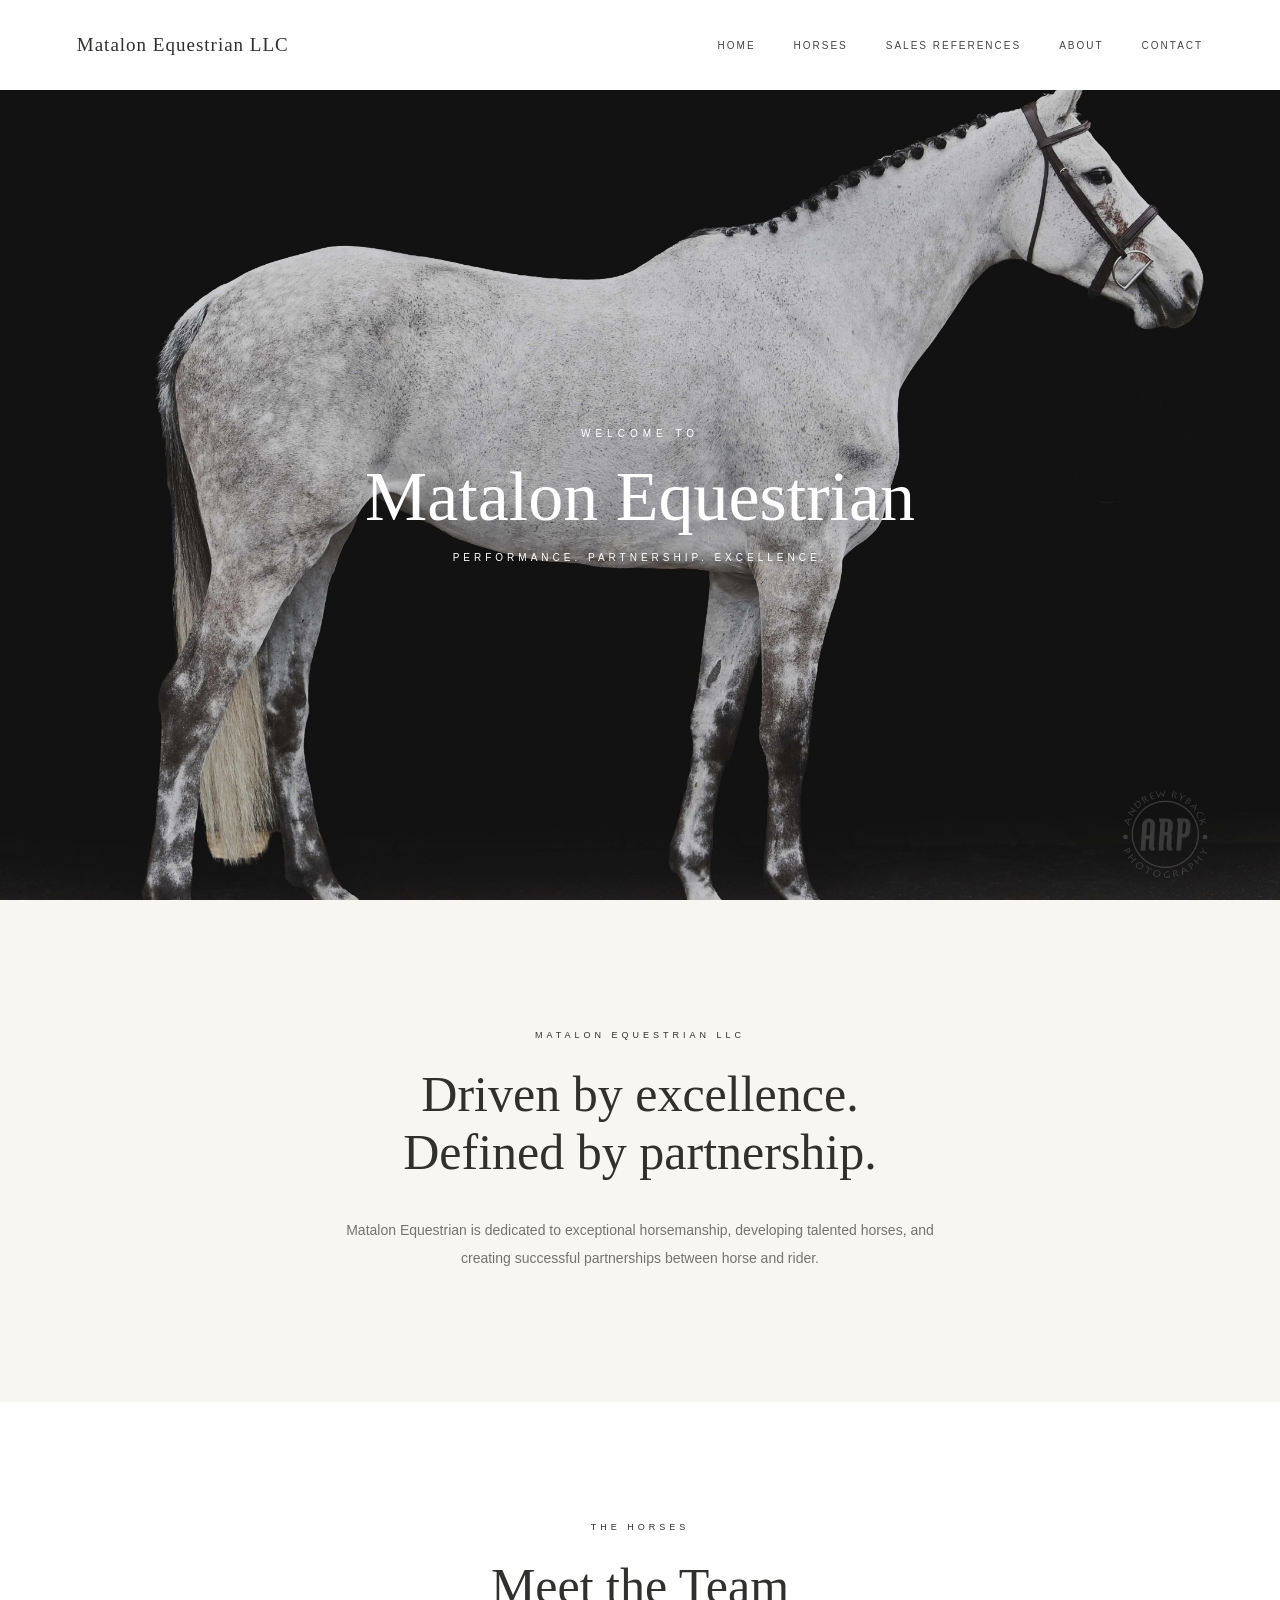
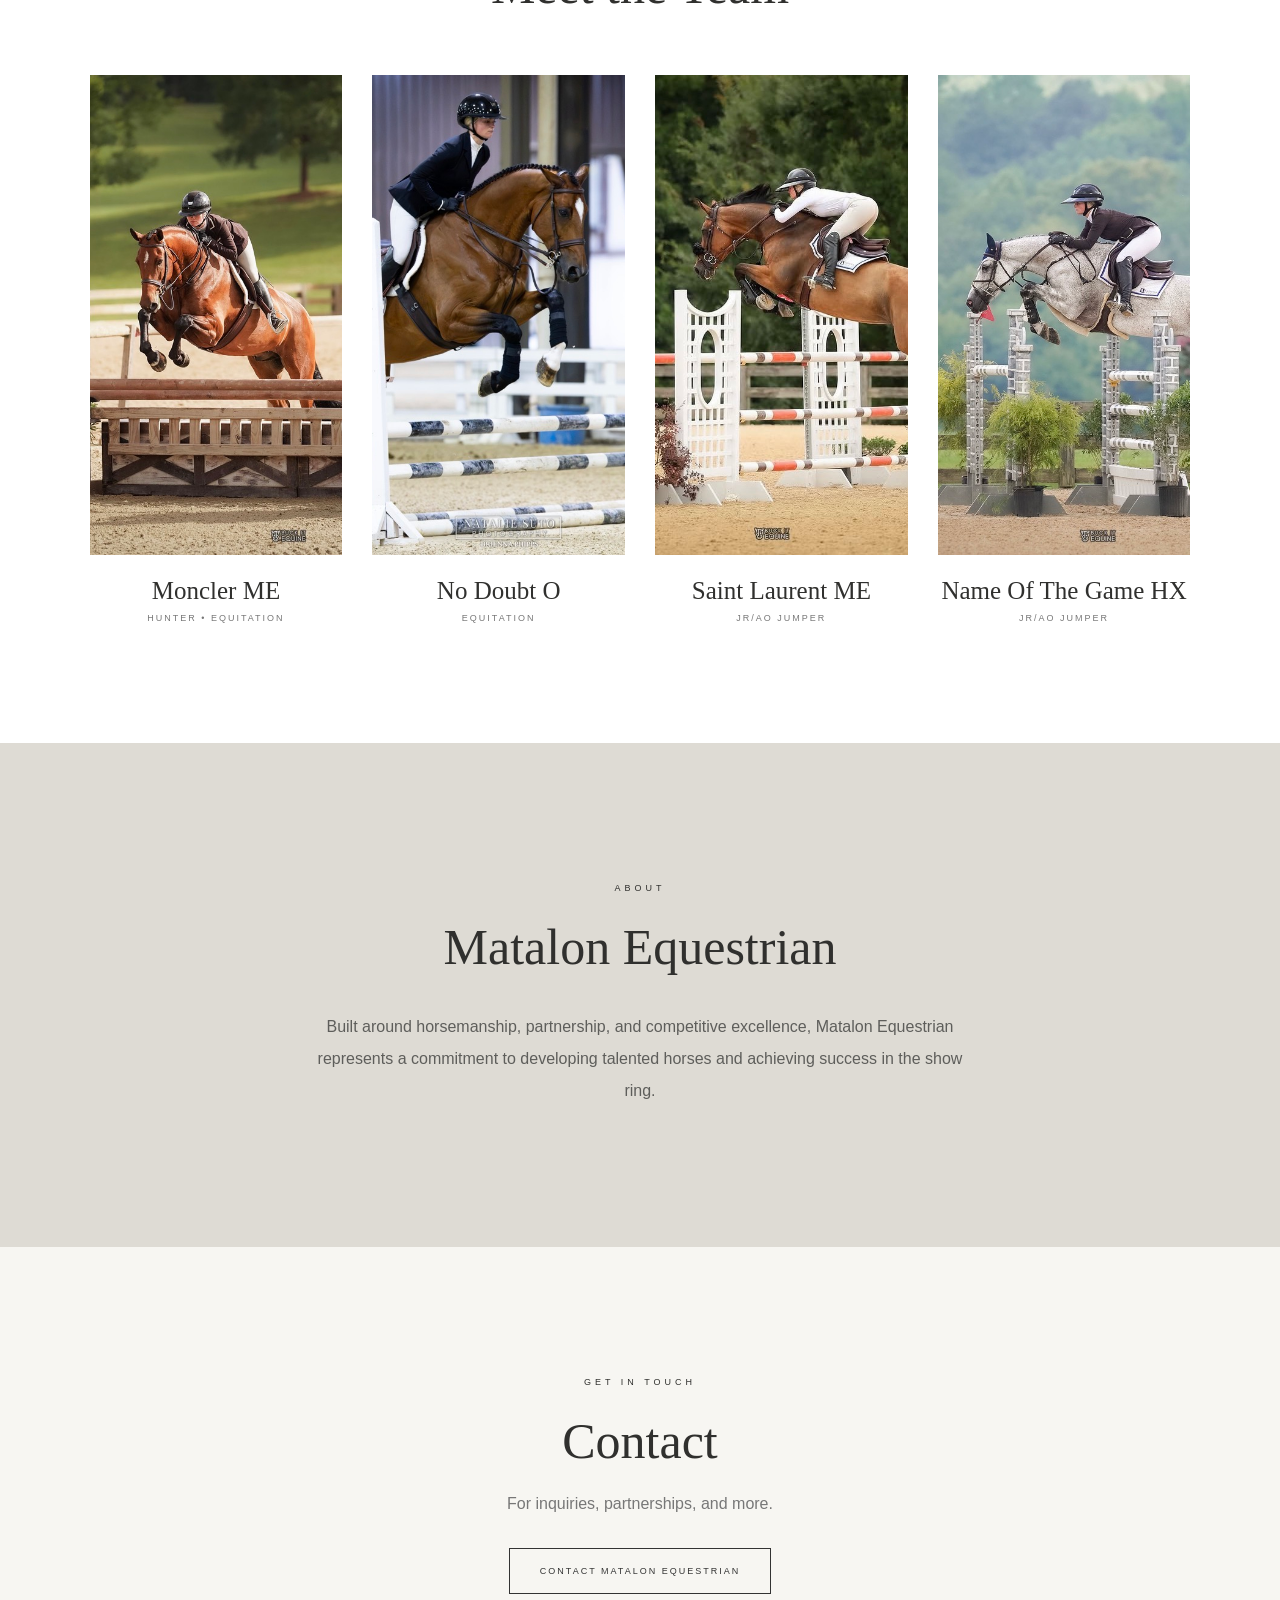
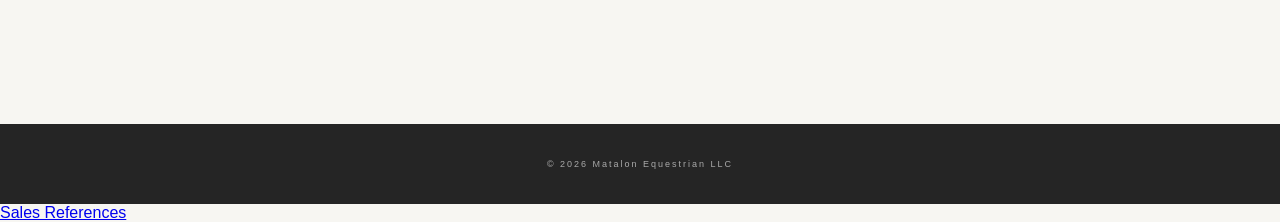
<file: index.html>
<!DOCTYPE html>
<html lang="en">

<head>
  <meta charset="UTF-8">
  <meta name="viewport" content="width=device-width, initial-scale=1.0">

  <title>Matalon Equestrian LLC</title>

  <link rel="stylesheet" href="style.css">
</head>

<body>

<header>
  <div class="logo">Matalon Equestrian LLC</div>

  <nav>
  <a href="#home">Home</a>
  <a href="#horses">Horses</a>
  <a href="sales-references.html">Sales References</a>
  <a href="#about">About</a>
  <a href="#contact">Contact</a>
</nav>
  </nav>
</header>


<section class="hero" id="home">

  <div class="hero-text">
    <p>WELCOME TO</p>

    <h1>Matalon Equestrian</h1>

    <span>Performance. Partnership. Excellence.</span>
  </div>

</section>


<section class="intro">

  <p class="small-title">MATALON EQUESTRIAN LLC</p>

  <h2>
    Driven by excellence.<br>
    Defined by partnership.
  </h2>

  <p class="intro-description">
    Matalon Equestrian is dedicated to exceptional horsemanship,
    developing talented horses, and creating successful partnerships
    between horse and rider.
  </p>

</section>


<section class="horses" id="horses">

  <p class="small-title">THE HORSES</p>

  <h2>Meet the Team</h2>

  <div class="horse-grid">

    <div class="horse-card">
      <a href="moncler-me.html">
  <img src="moncler me.jpg" class="horse-photo" style="object-position: 35% center;">
</a>
      <h3>Moncler ME</h3>
      <p>Hunter • Equitation</p>
    </div>

    <div class="horse-card">
     <a href="nodoubt.html">
  <img src="no doubt o.jpg" class="horse-photo" style="object-position: 48% center;">
</a>
      <h3>No Doubt O</h3>
      <p>Equitation</p>
    </div>

    <div class="horse-card">
  <a href="saintlaurent.html">
  <img src=" saint laurent me.jpg" class="horse-photo" style="object-position: 52% center;">
</a>
      <h3>Saint Laurent ME</h3>
      <p>Jr/Ao Jumper</p>
    </div>
   
    <div class="horse-card">
  <a href="nameofthegame.html">
  <img src="name of the game hx.jpg" class="horse-photo" style="object-position: 43% center;">
</a>
      <h3>Name Of The Game HX</h3>
      <p>Jr/Ao Jumper</p>
    </div>

  </div>

</section>


<section class="about" id="about">

  <p class="small-title">ABOUT</p>

  <h2>Matalon Equestrian</h2>

  <p>
    Built around horsemanship, partnership, and competitive excellence,
    Matalon Equestrian represents a commitment to developing talented
    horses and achieving success in the show ring.
  </p>

</section>


<section class="contact" id="contact">

  <p class="small-title">GET IN TOUCH</p>

  <h2>Contact</h2>

  <p>For inquiries, partnerships, and more.</p>

  <a href="mailto:YOUR-EMAIL-HERE" class="contact-button">
    Contact Matalon Equestrian
  </a>

</section>


<footer>
  © 2026 Matalon Equestrian LLC
</footer>

<a href="sales-references.html">Sales References</a>

</body>
</html>
</file>
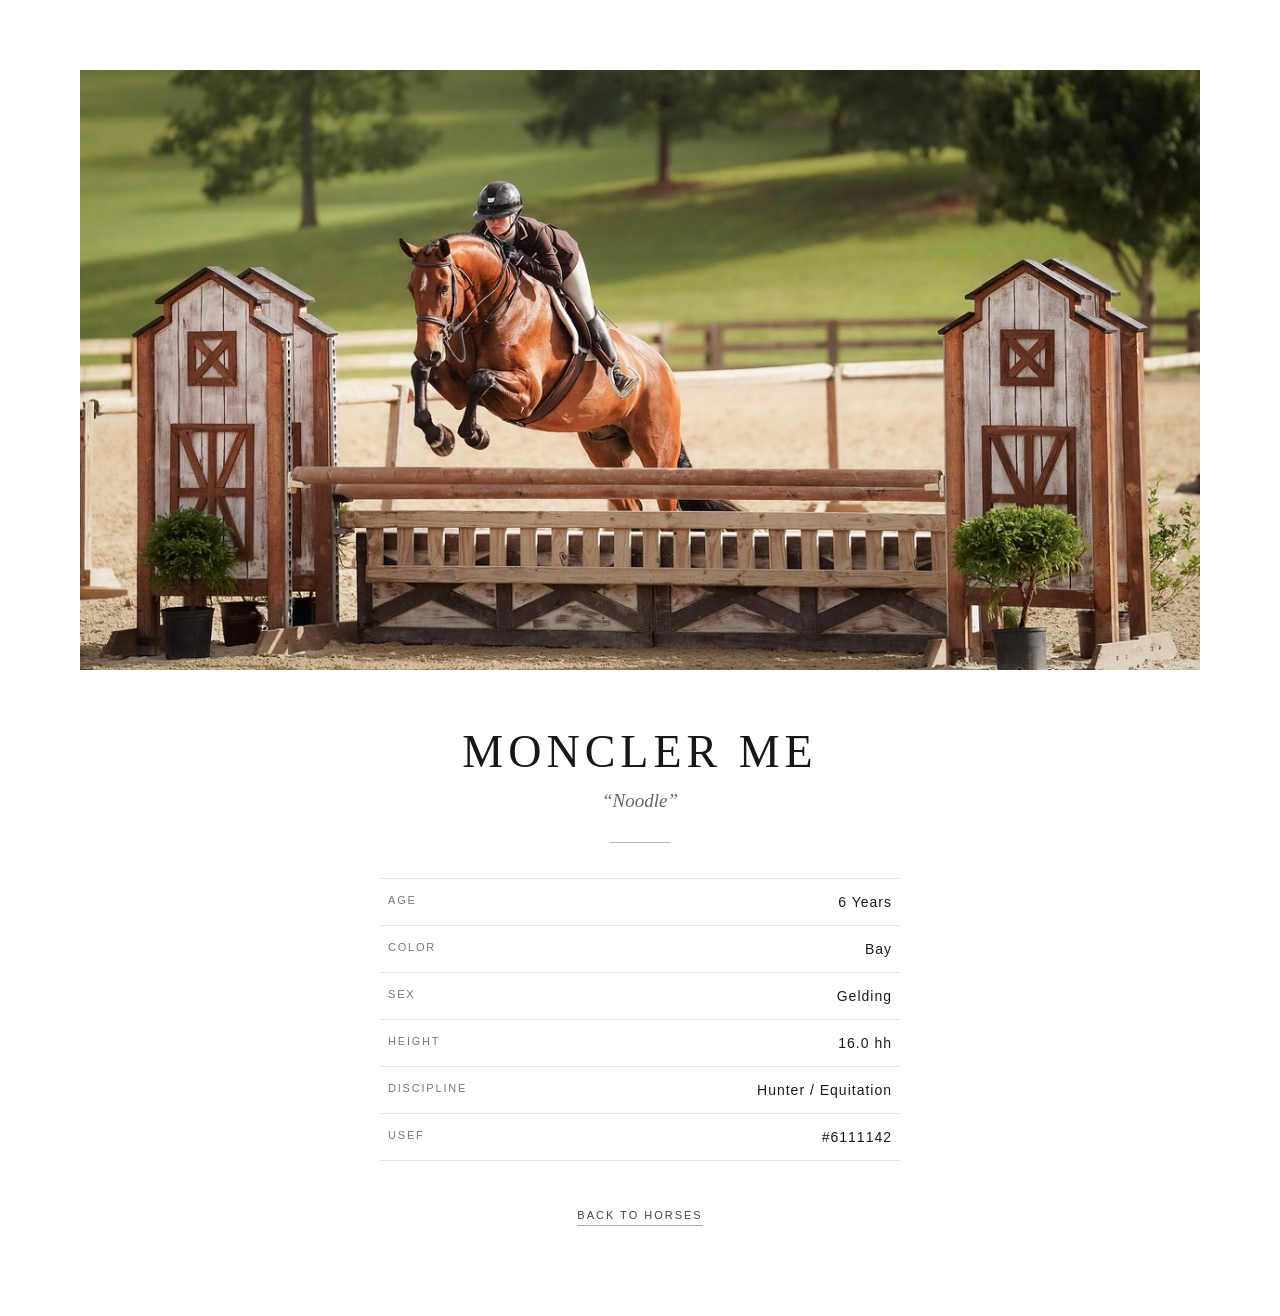
<file: moncler-me.html>
<!DOCTYPE html>
<html lang="en">
<head>
  <meta charset="UTF-8">
  <meta name="viewport" content="width=device-width, initial-scale=1.0">

  <title>Moncler ME | Matalon Equestrian</title>

  <style>
    body {
      margin: 0;
      background: #ffffff;
      color: #171717;
      font-family: Arial, Helvetica, sans-serif;
    }

    .horse-page {
      width: min(1120px, 90%);
      margin: 0 auto;
      padding: 70px 0 90px;
    }

    .horse-image {
      width: 100%;
      height: 600px;
      object-fit: cover;
      object-position: 35% center;
      display: block;
    }

    .horse-info {
      max-width: 760px;
      margin: 55px auto 0;
      text-align: center;
    }

    h1 {
      margin: 0;
      font-family: Georgia, "Times New Roman", serif;
      font-size: 46px;
      font-weight: 400;
      letter-spacing: 5px;
    }

    .barn-name {
      margin: 12px 0 0;
      font-family: Georgia, "Times New Roman", serif;
      font-size: 19px;
      font-style: italic;
      color: #666;
    }

    .divider {
      width: 60px;
      height: 1px;
      background: #b7b7b7;
      margin: 30px auto 35px;
    }

    .details {
      display: grid;
      grid-template-columns: 1fr 1fr;
      max-width: 520px;
      margin: 0 auto;
      text-align: left;
      border-top: 1px solid #e5e5e5;
    }

    .detail-row {
      display: contents;
    }

    .label,
    .value {
      padding: 15px 8px;
      border-bottom: 1px solid #e5e5e5;
      font-size: 14px;
      letter-spacing: 1px;
    }

    .label {
      text-transform: uppercase;
      color: #777;
      font-size: 11px;
      letter-spacing: 1.8px;
    }

    .value {
      text-align: right;
      color: #1b1b1b;
    }

    .back-link {
      display: inline-block;
      margin-top: 48px;
      color: #444;
      text-decoration: none;
      text-transform: uppercase;
      font-size: 11px;
      letter-spacing: 2px;
      border-bottom: 1px solid #aaa;
      padding-bottom: 4px;
    }

    .back-link:hover {
      color: #000;
      border-color: #000;
    }

    @media (max-width: 700px) {
      .horse-page {
        width: 92%;
        padding-top: 30px;
      }

      .horse-image {
        height: 420px;
      }

      h1 {
        font-size: 34px;
        letter-spacing: 3px;
      }
    }
  </style>
</head>

<body>

  <main class="horse-page">

    <img
      src="moncler me.jpg"
      alt="Moncler ME"
      class="horse-image"
    >

    <section class="horse-info">

      <h1>MONCLER ME</h1>

      <p class="barn-name">“Noodle”</p>

      <div class="divider"></div>

      <div class="details">

        <div class="detail-row">
          <div class="label">Age</div>
          <div class="value">6 Years</div>
        </div>

        <div class="detail-row">
          <div class="label">Color</div>
          <div class="value">Bay</div>
        </div>

        <div class="detail-row">
          <div class="label">Sex</div>
          <div class="value">Gelding</div>
        </div>

        <div class="detail-row">
          <div class="label">Height</div>
          <div class="value">16.0 hh</div>
        </div>

        <div class="detail-row">
          <div class="label">Discipline</div>
          <div class="value">Hunter / Equitation</div>
        </div>

        <div class="detail-row">
          <div class="label">USEF</div>
          <div class="value">#6111142</div>
        </div>

      </div>

      <a href="index.html#horses" class="back-link">
        Back to Horses
      </a>

    </section>

  </main>

</body>
</html>
</file>
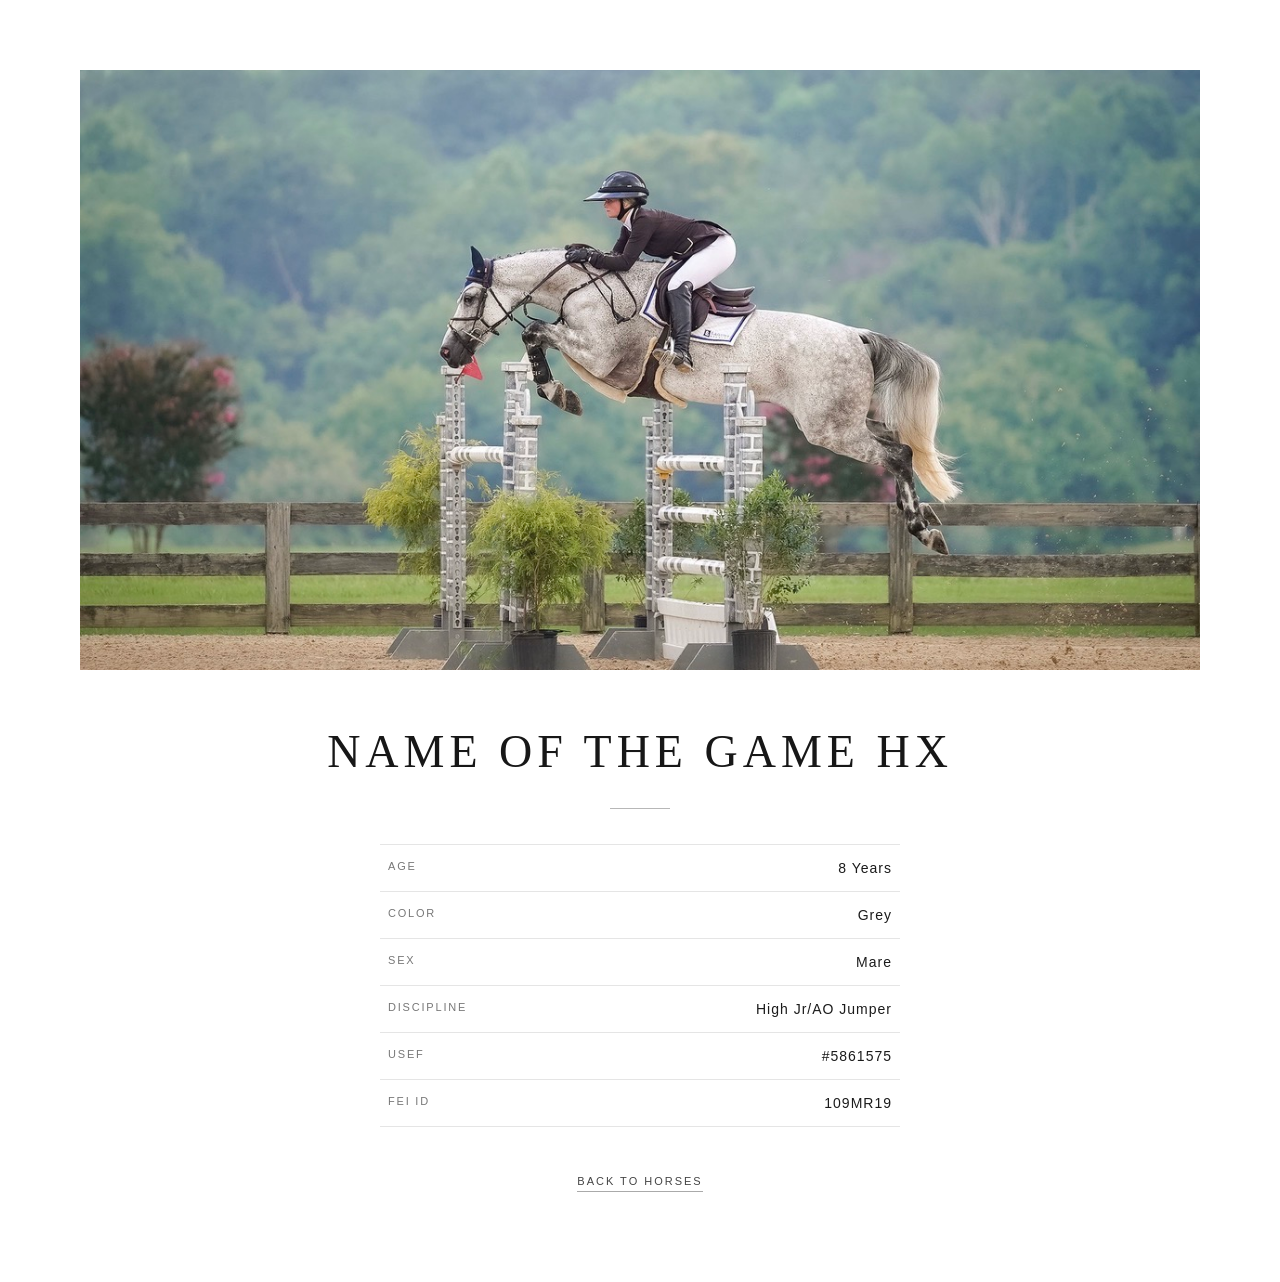
<file: nameofthegame.html>
<!DOCTYPE html>
<html lang="en">

<head>
<meta charset="UTF-8">
<meta name="viewport" content="width=device-width, initial-scale=1.0">

<title>Name Of The Game HX | Matalon Equestrian</title>

<style>

body {
  margin: 0;
  background: #ffffff;
  color: #171717;
  font-family: Arial, Helvetica, sans-serif;
}

.horse-page {
  width: min(1120px, 90%);
  margin: 0 auto;
  padding: 70px 0 90px;
}

.horse-image {
  width: 100%;
  height: 600px;
  object-fit: cover;
  object-position: center;
  display: block;
}

.horse-info {
  max-width: 760px;
  margin: 55px auto 0;
  text-align: center;
}

h1 {
  margin: 0;
  font-family: Georgia, "Times New Roman", serif;
  font-size: 46px;
  font-weight: 400;
  letter-spacing: 5px;
}

.divider {
  width: 60px;
  height: 1px;
  background: #b7b7b7;
  margin: 30px auto 35px;
}

.details {
  display: grid;
  grid-template-columns: 1fr 1fr;
  max-width: 520px;
  margin: 0 auto;
  text-align: left;
  border-top: 1px solid #e5e5e5;
}

.detail-row {
  display: contents;
}

.label,
.value {
  padding: 15px 8px;
  border-bottom: 1px solid #e5e5e5;
  font-size: 14px;
  letter-spacing: 1px;
}

.label {
  text-transform: uppercase;
  color: #777;
  font-size: 11px;
  letter-spacing: 1.8px;
}

.value {
  text-align: right;
  color: #1b1b1b;
}

.back-link {
  display: inline-block;
  margin-top: 48px;
  color: #444;
  text-decoration: none;
  text-transform: uppercase;
  font-size: 11px;
  letter-spacing: 2px;
  border-bottom: 1px solid #aaa;
  padding-bottom: 4px;
}

</style>
</head>

<body>

<main class="horse-page">

<img
  src="name of the game hx.jpg"
  alt="Name Of The Game HX"
  class="horse-image"
>

<section class="horse-info">

<h1>NAME OF THE GAME HX</h1>

<div class="divider"></div>

<div class="details">

  <div class="detail-row">
    <div class="label">Age</div>
    <div class="value">8 Years</div>
  </div>

  <div class="detail-row">
    <div class="label">Color</div>
    <div class="value">Grey</div>
  </div>

  <div class="detail-row">
    <div class="label">Sex</div>
    <div class="value">Mare</div>
  </div>

  <div class="detail-row">
    <div class="label">Discipline</div>
    <div class="value">High Jr/AO Jumper</div>
  </div>

  <div class="detail-row">
    <div class="label">USEF</div>
    <div class="value">#5861575</div>
  </div>

  <div class="detail-row">
    <div class="label">FEI ID</div>
    <div class="value">109MR19</div>
  </div>

</div>

<a href="index.html#horses" class="back-link">
Back to Horses
</a>

</section>

</main>

</body>
</html>
</file>
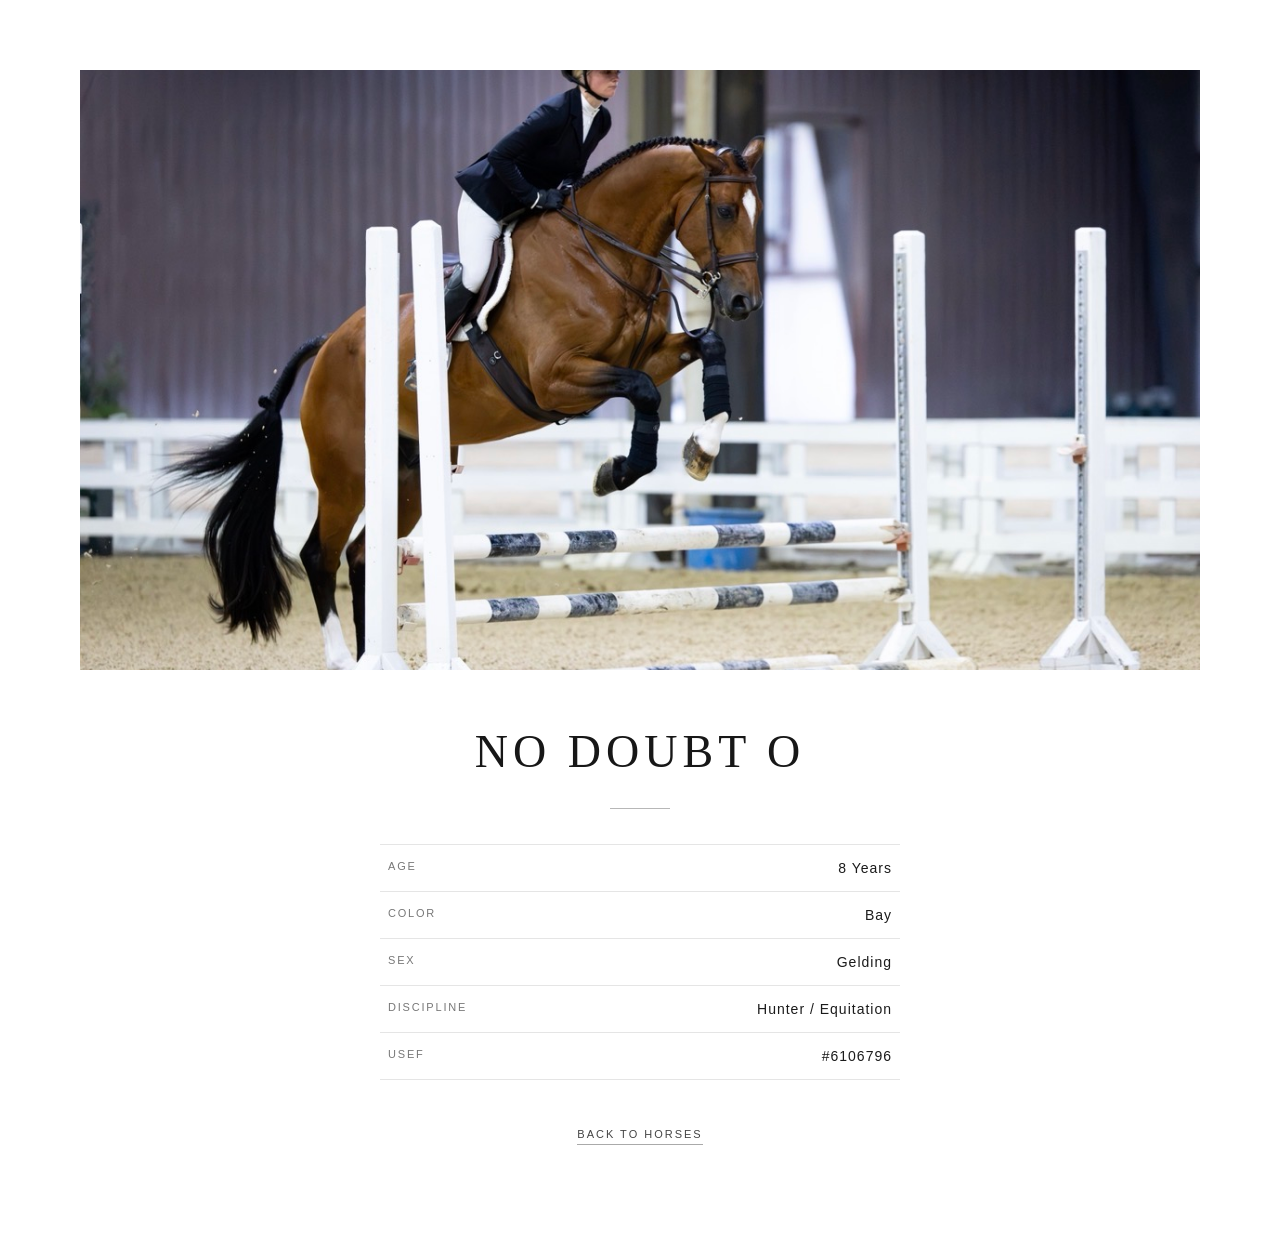
<file: nodoubt.html>
<!DOCTYPE html>
<html lang="en">

<head>
<meta charset="UTF-8">
<meta name="viewport" content="width=device-width, initial-scale=1.0">

<title>No Doubt O | Matalon Equestrian</title>

<style>

body {
  margin: 0;
  background: #ffffff;
  color: #171717;
  font-family: Arial, Helvetica, sans-serif;
}

.horse-page {
  width: min(1120px, 90%);
  margin: 0 auto;
  padding: 70px 0 90px;
}

.horse-image {
  width: 100%;
  height: 600px;
  object-fit: cover;
  object-position: center;
  display: block;
}

.horse-info {
  max-width: 760px;
  margin: 55px auto 0;
  text-align: center;
}

h1 {
  margin: 0;
  font-family: Georgia, "Times New Roman", serif;
  font-size: 46px;
  font-weight: 400;
  letter-spacing: 5px;
}

.divider {
  width: 60px;
  height: 1px;
  background: #b7b7b7;
  margin: 30px auto 35px;
}

.details {
  display: grid;
  grid-template-columns: 1fr 1fr;
  max-width: 520px;
  margin: 0 auto;
  text-align: left;
  border-top: 1px solid #e5e5e5;
}

.detail-row {
  display: contents;
}

.label,
.value {
  padding: 15px 8px;
  border-bottom: 1px solid #e5e5e5;
  font-size: 14px;
  letter-spacing: 1px;
}

.label {
  text-transform: uppercase;
  color: #777;
  font-size: 11px;
  letter-spacing: 1.8px;
}

.value {
  text-align: right;
  color: #1b1b1b;
}

.back-link {
  display: inline-block;
  margin-top: 48px;
  color: #444;
  text-decoration: none;
  text-transform: uppercase;
  font-size: 11px;
  letter-spacing: 2px;
  border-bottom: 1px solid #aaa;
  padding-bottom: 4px;
}

@media (max-width: 700px) {
  .horse-page {
    width: 92%;
    padding-top: 30px;
  }

  .horse-image {
    height: 420px;
  }

  h1 {
    font-size: 34px;
    letter-spacing: 3px;
  }
}

</style>
</head>

<body>

<main class="horse-page">

<img
  src="no doubt o.jpg"
  alt="No Doubt O"
  class="horse-image"
>

<section class="horse-info">

<h1>NO DOUBT O</h1>

<div class="divider"></div>

<div class="details">

  <div class="detail-row">
    <div class="label">Age</div>
    <div class="value">8 Years</div>
  </div>

  <div class="detail-row">
    <div class="label">Color</div>
    <div class="value">Bay</div>
  </div>

  <div class="detail-row">
    <div class="label">Sex</div>
    <div class="value">Gelding</div>
  </div>

  <div class="detail-row">
    <div class="label">Discipline</div>
    <div class="value">Hunter / Equitation</div>
  </div>

  <div class="detail-row">
    <div class="label">USEF</div>
    <div class="value">#6106796</div>
  </div>

</div>

<a href="index.html#horses" class="back-link">
Back to Horses
</a>

</section>

</main>

</body>
</html>
</file>
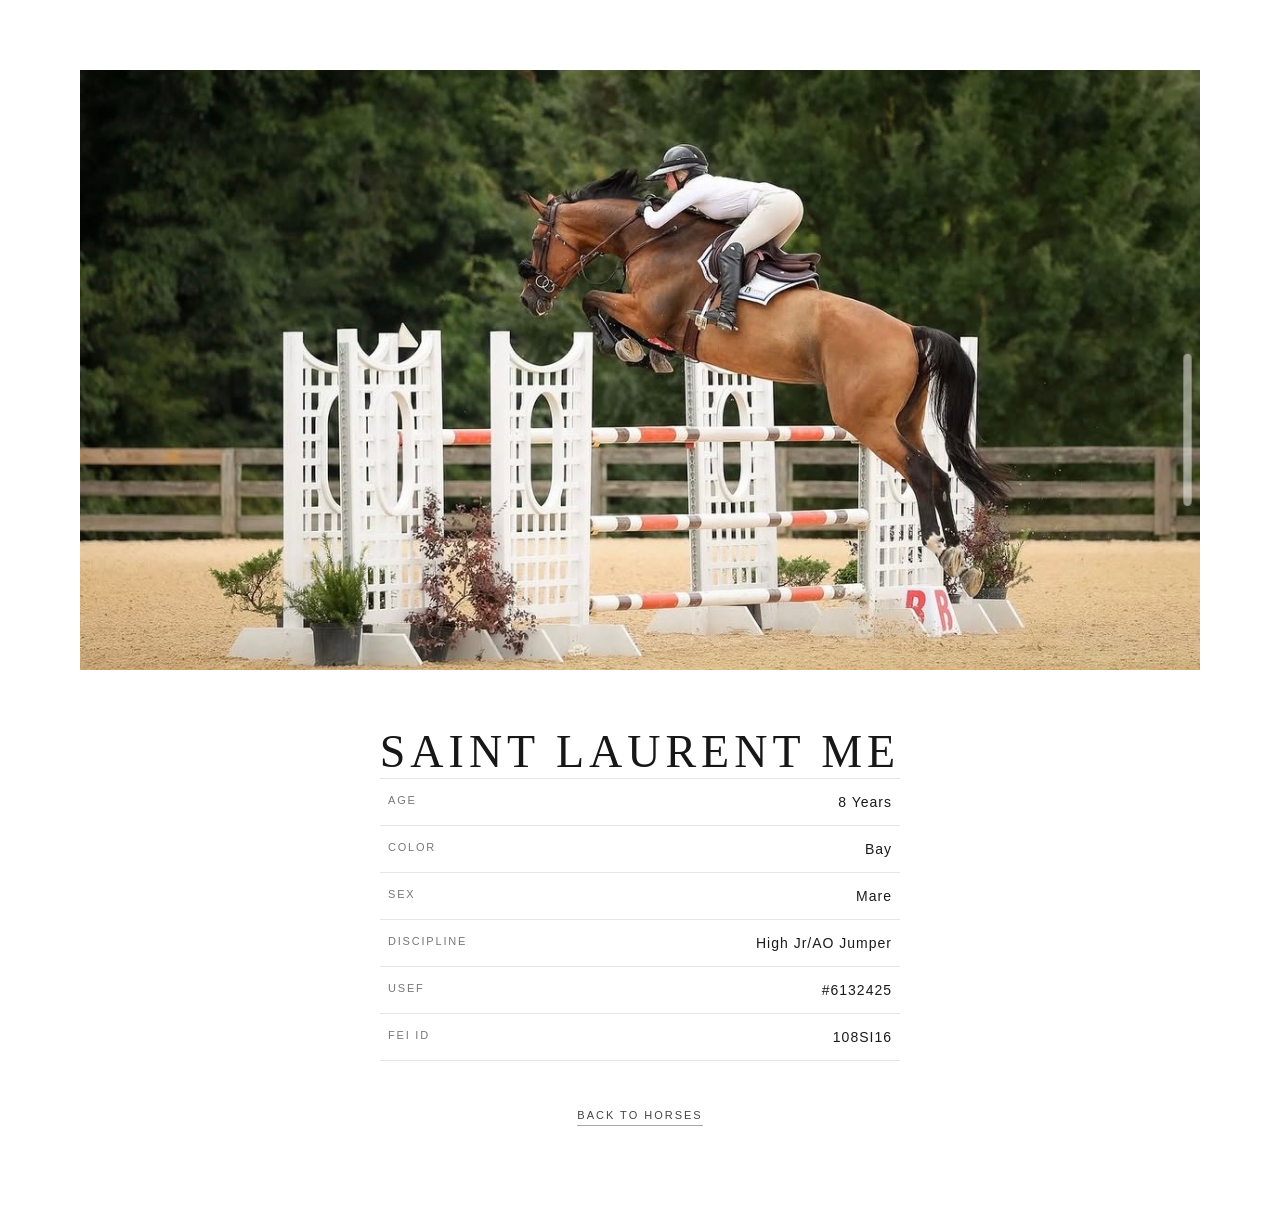
<file: saint-laurent-me.html>
<!DOCTYPE html>
<html lang="en">

<head>
<meta charset="UTF-8">
<meta name="viewport" content="width=device-width, initial-scale=1.0">

<title>Saint Laurent ME | Matalon Equestrian</title>

<style>

body {
  margin: 0;
  background: #ffffff;
  color: #171717;
  font-family: Arial, Helvetica, sans-serif;
}

.horse-page {
  width: min(1120px, 90%);
  margin: 0 auto;
  padding: 70px 0 90px;
}

.horse-image {
  width: 100%;
  height: 600px;
  object-fit: cover;
  object-position: center;
  display: block;
}

.horse-info {
  max-width: 760px;
  margin: 55px auto 0;
  text-align: center;
}

h1 {
  margin: 0;
  font-family: Georgia, "Times New Roman", serif;
  font-size: 46px;
  font-weight: 400;
  letter-spacing: 5px;
}

.divider {
  width: 60px;
  height: 1px;
  background: #b7b7b7;
  margin: 30px auto 35px;
}

.details {
  display: grid;
  grid-template-columns: 1fr 1fr;
  max-width: 520px;
  margin: 0 auto;
  text-align: left;
  border-top: 1px solid #e5e5e5;
}

.detail-row {
  display: contents;
}

.label,
.value {
  padding: 15px 8px;
  border-bottom: 1px solid #e5e5e5;
  font-size: 14px;
  letter-spacing: 1px;
}

.label {
  text-transform: uppercase;
  color: #777;
  font-size: 11px;
  letter-spacing: 1.8px;
}

.value {
  text-align: right;
  color: #1b1b1b;
}

.back-link {
  display: inline-block;
  margin-top: 48px;
  color: #444;
  text-decoration: none;
  text-transform: uppercase;
  font-size: 11px;
  letter-spacing: 2px;
  border-bottom: 1px solid #aaa;
  padding-bottom: 4px;
}

</style>
</head>

<body>

<main class="horse-page">

<img
  src="saint laurent me.jpg"
  alt="Saint Laurent ME"
  class="horse-image"
>

<section class="horse-info">

<h1>SAINT LAURENT ME</h1>

<div class="details">

  <div class="detail-row">
    <div class="label">Age</div>
    <div class="value">8 Years</div>
  </div>

  <div class="detail-row">
    <div class="label">Color</div>
    <div class="value">Bay</div>
  </div>

  <div class="detail-row">
    <div class="label">Sex</div>
    <div class="value">Mare</div>
  </div>

  <div class="detail-row">
    <div class="label">Discipline</div>
    <div class="value">High Jr/AO Jumper</div>
  </div>

  <div class="detail-row">
    <div class="label">USEF</div>
    <div class="value">#6132425</div>
  </div>

  <div class="detail-row">
    <div class="label">FEI ID</div>
    <div class="value">108SI16</div>
  </div>

</div>
<a href="index.html#horses" class="back-link">
Back to Horses
</a>

</section>

</main>

</body>
</html>
</file>
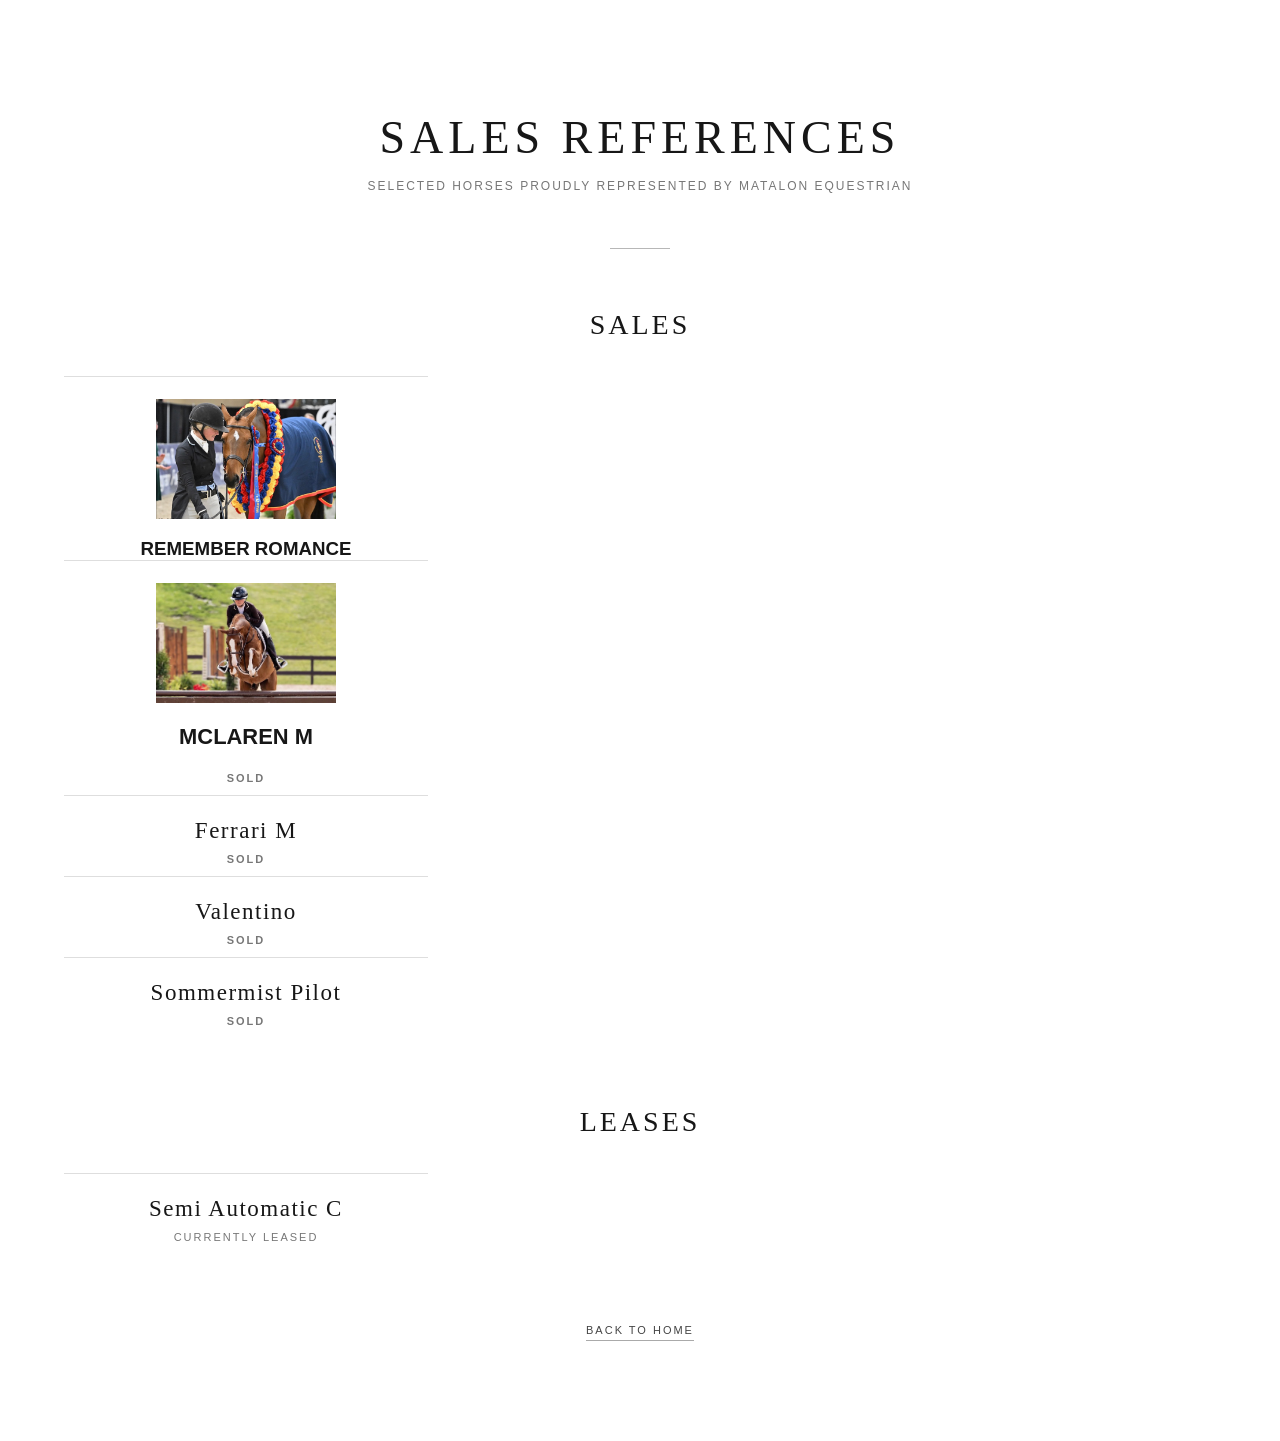
<file: sales-references.html>
<!DOCTYPE html>
<html lang="en">
<head> 
  <meta name="viewport" content="width=device-width, initial-scale=1.0">

  <title>Sales References | Matalon Equestrian</title>

  <style>
    body {
      margin: 0;
      background: #ffffff;
      color: #171717;
      font-family: Arial, Helvetica, sans-serif;
    }

    .page {
      width: min(1180px, 90%);
      margin: 0 auto;
      padding: 80px 0 100px;
    }

    .page-title {
      text-align: center;
      margin-bottom: 15px;
      font-family: Georgia, "Times New Roman", serif;
      font-size: 46px;
      font-weight: 400;
      letter-spacing: 5px;
    }

    .subtitle {
      text-align: center;
      color: #777;
      font-size: 12px;
      text-transform: uppercase;
      letter-spacing: 2px;
      margin-bottom: 55px;
    }

    .divider {
      width: 60px;
      height: 1px;
      background: #b7b7b7;
      margin: 0 auto 55px;
    }

    .section-title {
      text-align: center;
      font-family: Georgia, "Times New Roman", serif;
      font-size: 28px;
      font-weight: 400;
      letter-spacing: 3px;
      margin: 60px 0 35px;
    }

    .references-grid {
      display: grid;
      grid-template-columns: repeat(3, 1fr);
      gap: 30px;
    }

    .reference-card {
      text-align: center;
      border-top: 1px solid #dedede;
      padding-top: 22px;
    }

    .reference-name {
      margin: 0;
      font-family: Georgia, "Times New Roman", serif;
      font-size: 23px;
      font-weight: 400;
      letter-spacing: 1.5px;
    }

    .reference-status {
      margin-top: 9px;
      color: #777;
      font-size: 11px;
      text-transform: uppercase;
      letter-spacing: 2px;
    }

    .back-link {
      display: block;
      width: fit-content;
      margin: 70px auto 0;
      color: #444;
      text-decoration: none;
      text-transform: uppercase;
      font-size: 11px;
      letter-spacing: 2px;
      border-bottom: 1px solid #aaa;
      padding-bottom: 4px;
    }

    .back-link:hover {
      color: #000;
      border-color: #000;
    }

    @media (max-width: 800px) {
      .references-grid {
        grid-template-columns: 1fr 1fr;
      }

      .page-title {
        font-size: 36px;
      }
    }

    @media (max-width: 550px) {
      .references-grid {
        grid-template-columns: 1fr;
      }

      .page {
        width: 92%;
        padding-top: 50px;
      }

      .page-title {
        font-size: 31px;
        letter-spacing: 3px;
      }
    }
  </style>
</head>

<body>

  <main class="page">

    <h1 class="page-title">SALES REFERENCES</h1>

    <p class="subtitle">
      Selected horses proudly represented by Matalon Equestrian
    </p>

    <div class="divider"></div>

    <section>
      <h2 class="section-title">SALES</h2>

      <div class="references-grid">

   <div class="reference-card">

  <img
    src="remember-romance.jpg"
    alt="Remember Romance"
    style="width:180px !important; height:120px !important; object-fit:cover !important; display:block !important; margin:0 auto 14px !important;"
  >

  <h3 style="font-weight:700;">
    REMEMBER ROMANCE
  
        <div class="reference-card">

  <img
    src="/mclaren-m.jpg"
    alt="McLaren M"
    style="width:180px !important; height:120px !important; object-fit:cover !important; display:block !important; margin:0 auto 14px !important;"
  >

  <h3 style="font-weight:700;">
    MCLAREN M
  </h3>

  <p class="reference-status">Sold</p>

</div>

        <div class="reference-card">
          <h3 class="reference-name">Ferrari M</h3>
          <p class="reference-status">Sold</p>
        </div>

        <div class="reference-card">
          <h3 class="reference-name">Valentino</h3>
          <p class="reference-status">Sold</p>
        </div>

        <div class="reference-card">
          <h3 class="reference-name">Sommermist Pilot</h3>
          <p class="reference-status">Sold</p>
        </div>

      </div>
    </section>

    <section>
      <h2 class="section-title">LEASES</h2>

      <div class="references-grid">

        <div class="reference-card">
          <h3 class="reference-name">Semi Automatic C</h3>
          <p class="reference-status">Currently Leased</p>
        </div>

      </div>
    </section>

    <a href="index.html" class="back-link">
      Back to Home
    </a>

  </main>

</body>
</html>
</file>
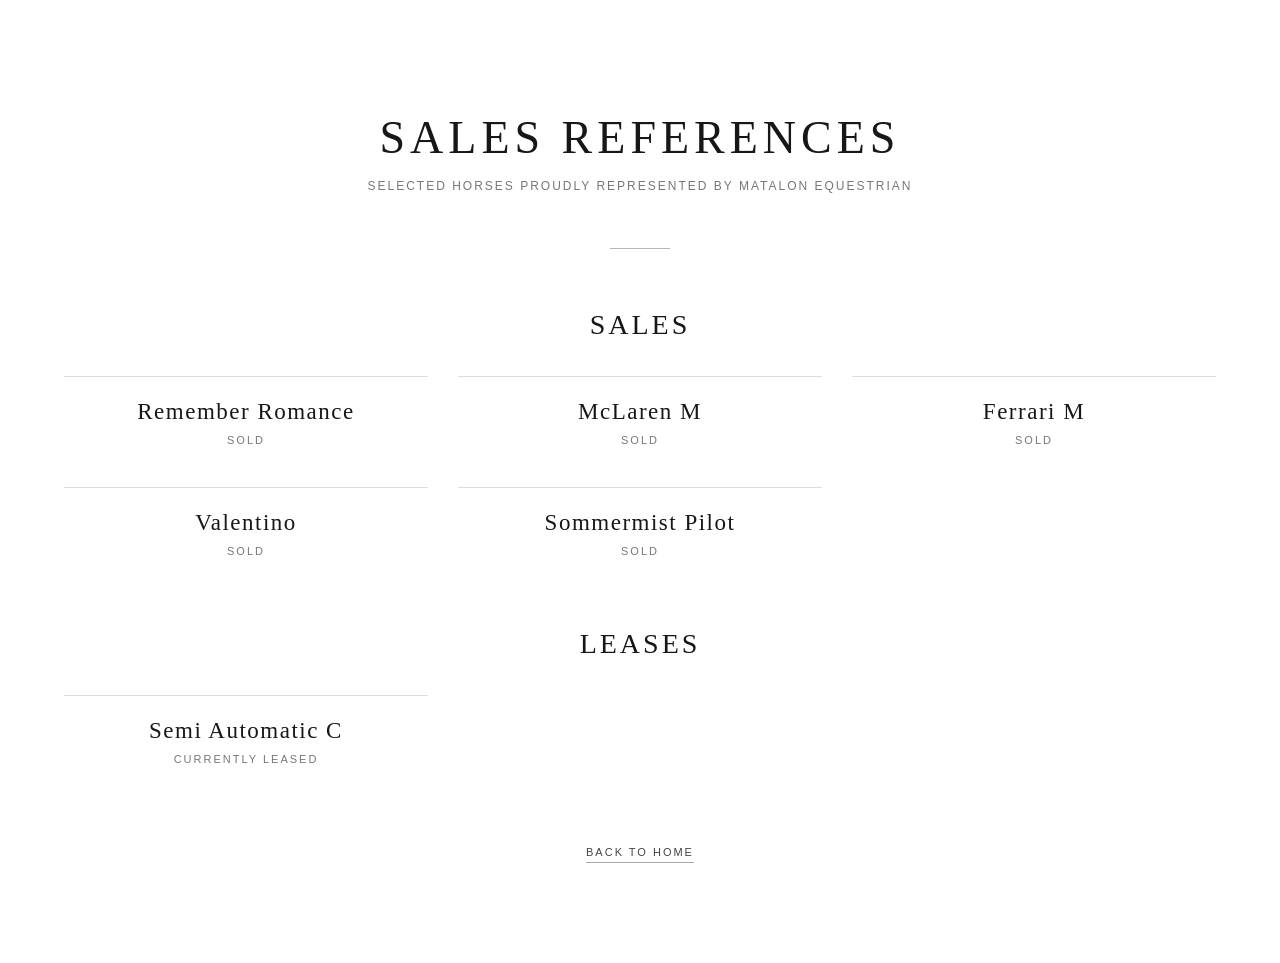
<file: sales-refrences.html>
<!DOCTYPE html>
<html lang="en">
<head>
  <meta charset="UTF-8">
  <meta name="viewport" content="width=device-width, initial-scale=1.0">

  <title>Sales References | Matalon Equestrian</title>

  <style>
    body {
      margin: 0;
      background: #ffffff;
      color: #171717;
      font-family: Arial, Helvetica, sans-serif;
    }

    .page {
      width: min(1180px, 90%);
      margin: 0 auto;
      padding: 80px 0 100px;
    }

    .page-title {
      text-align: center;
      margin-bottom: 15px;
      font-family: Georgia, "Times New Roman", serif;
      font-size: 46px;
      font-weight: 400;
      letter-spacing: 5px;
    }

    .subtitle {
      text-align: center;
      color: #777;
      font-size: 12px;
      text-transform: uppercase;
      letter-spacing: 2px;
      margin-bottom: 55px;
    }

    .divider {
      width: 60px;
      height: 1px;
      background: #b7b7b7;
      margin: 0 auto 55px;
    }

    .section-title {
      text-align: center;
      font-family: Georgia, "Times New Roman", serif;
      font-size: 28px;
      font-weight: 400;
      letter-spacing: 3px;
      margin: 60px 0 35px;
    }

    .references-grid {
      display: grid;
      grid-template-columns: repeat(3, 1fr);
      gap: 30px;
    }

    .reference-card {
      text-align: center;
      border-top: 1px solid #dedede;
      padding-top: 22px;
    }

    .reference-name {
      margin: 0;
      font-family: Georgia, "Times New Roman", serif;
      font-size: 23px;
      font-weight: 400;
      letter-spacing: 1.5px;
    }

    .reference-status {
      margin-top: 9px;
      color: #777;
      font-size: 11px;
      text-transform: uppercase;
      letter-spacing: 2px;
    }

    .back-link {
      display: block;
      width: fit-content;
      margin: 70px auto 0;
      color: #444;
      text-decoration: none;
      text-transform: uppercase;
      font-size: 11px;
      letter-spacing: 2px;
      border-bottom: 1px solid #aaa;
      padding-bottom: 4px;
    }

    .back-link:hover {
      color: #000;
      border-color: #000;
    }

    @media (max-width: 800px) {
      .references-grid {
        grid-template-columns: 1fr 1fr;
      }

      .page-title {
        font-size: 36px;
      }
    }

    @media (max-width: 550px) {
      .references-grid {
        grid-template-columns: 1fr;
      }

      .page {
        width: 92%;
        padding-top: 50px;
      }

      .page-title {
        font-size: 31px;
        letter-spacing: 3px;
      }
    }
  </style>
</head>

<body>

  <main class="page">

    <h1 class="page-title">SALES REFERENCES</h1>

    <p class="subtitle">
      Selected horses proudly represented by Matalon Equestrian
    </p>

    <div class="divider"></div>

    <section>
      <h2 class="section-title">SALES</h2>

      <div class="references-grid">

        <div class="reference-card">
          <h3 class="reference-name">Remember Romance</h3>
          <p class="reference-status">Sold</p>
        </div>

        <div class="reference-card">
          <h3 class="reference-name">McLaren M</h3>
          <p class="reference-status">Sold</p>
        </div>

        <div class="reference-card">
          <h3 class="reference-name">Ferrari M</h3>
          <p class="reference-status">Sold</p>
        </div>

        <div class="reference-card">
          <h3 class="reference-name">Valentino</h3>
          <p class="reference-status">Sold</p>
        </div>

        <div class="reference-card">
          <h3 class="reference-name">Sommermist Pilot</h3>
          <p class="reference-status">Sold</p>
        </div>

      </div>
    </section>

    <section>
      <h2 class="section-title">LEASES</h2>

      <div class="references-grid">

        <div class="reference-card">
          <h3 class="reference-name">Semi Automatic C</h3>
          <p class="reference-status">Currently Leased</p>
        </div>

      </div>
    </section>

    <a href="index.html" class="back-link">
      Back to Home
    </a>

  </main>

</body>
</html>
</file>
<file: style.css>
* {
margin: 0;
padding: 0;
box-sizing: border-box;
}

html {
scroll-behavior: smooth;
}

body {
font-family: Arial, sans-serif;
color: #30302e;
background: #f7f6f2;
}

header {
height: 90px;
padding: 0 6%;
background: white;
display: flex;
justify-content: space-between;
align-items: center;
}

.logo {
font-family: Georgia, serif;
font-size: 19px;
letter-spacing: 1px;
}

nav {
display: flex;
gap: 38px;
}

nav a {
color: #444;
text-decoration: none;
text-transform: uppercase;
font-size: 10px;
letter-spacing: 2px;
}

.hero {
height: calc(100vh - 90px);
background-image: linear-gradient(rgba(0,0,0,.18), rgba(0,0,0,.18)), url("hero.jpg?v=2");
background-size: cover;
background-position: center;
display: flex;
align-items: center;
justify-content: center;
text-align: center;
color: white;
}

.hero-text p {
font-size: 10px;
letter-spacing: 5px;
margin-bottom: 18px;
}

.hero-text h1 {
font-family: Georgia, serif;
font-size: 70px;
font-weight: normal;
}

.hero-text span {
display: block;
margin-top: 15px;
font-size: 10px;
letter-spacing: 4px;
text-transform: uppercase;
}

.intro {
padding: 130px 20px;
text-align: center;
}

.small-title {
font-size: 9px;
letter-spacing: 4px;
margin-bottom: 25px;
}

.intro h2,
.horses h2,
.about h2,
.contact h2 {
font-family: Georgia, serif;
font-size: 50px;
font-weight: normal;
}

.intro-description {
max-width: 600px;
margin: 35px auto 0;
line-height: 2;
color: #73736f;
font-size: 14px;
}

.horses {
padding: 120px 7%;
background: white;
text-align: center;
}

.horse-grid {
display: grid;
grid-template-columns: repeat(4, 1fr);
gap: 30px;
margin-top: 60px;
}

.horse-photo {
width: 100%;
height: 480px;
object-fit: cover;
object-position: center;
display: block;
}
.moncler {
object-position: 40% center;
}

.nodoubt {
object-position: 50% center;
}

.saintlaurent {
object-position: 50% center;
}

.nameofthegame {
object-position: 50% center;
}

.horse-card h3 {
font-family: Georgia, serif;
font-size: 25px;
font-weight: normal;
margin-top: 22px;
}

.horse-card p {
margin-top: 8px;
color: #777;
font-size: 9px;
letter-spacing: 2px;
text-transform: uppercase;
}

.about {
padding: 140px 20%;
background: #dedbd4;
text-align: center;
}

.about > p:last-child {
max-width: 650px;
margin: 35px auto 0;
line-height: 2;
color: #5e5e5b;
}

.contact {
padding: 130px 20px;
text-align: center;
}

.contact > p:not(.small-title) {
margin-top: 25px;
color: #777;
}

.contact-button {
display: inline-block;
margin-top: 35px;
padding: 17px 30px;
border: 1px solid #333;
color: #333;
text-decoration: none;
font-size: 9px;
letter-spacing: 2px;
text-transform: uppercase;
}

footer {
padding: 35px;
background: #252525;
color: #aaa;
text-align: center;
font-size: 9px;
letter-spacing: 2px;
}

@media (max-width: 750px) {
header {
height: auto;
padding: 25px;
flex-direction: column;
gap: 20px;
}

nav {
gap: 18px;
}

.hero {
height: 75vh;
}

.horse-grid {
grid-template-columns: 1fr;
}

.about {
padding: 100px 30px;
}
}
/* HORSE DETAIL PAGES */

.horse-detail {
  max-width: 1100px;
  margin: 0 auto;
  padding: 40px 24px 80px;
  text-align: center;
}

.horse-detail img {
  width: 100%;
  max-width: 900px;
  height: 600px;
  object-fit: cover;
  object-position: center;
  display: block;
  margin: 0 auto 30px;
}

.horse-detail h1 {
  font-size: 48px;
  margin: 0 0 10px;
  font-weight: 500;
  letter-spacing: 1px;
}

.horse-detail p {
  font-size: 20px;
  margin: 0;
}

.back-link {
  display: inline-block;
  margin-bottom: 25px;
  text-decoration: none;
  color: #111;
  font-size: 16px;
  letter-spacing: 0.5px;
}

.back-link:hover {
  text-decoration: underline;
}

@media (max-width: 700px) {
  .horse-detail {
    padding: 25px 15px 50px;
  }

  .horse-detail img {
    height: 420px;
  }

  .horse-detail h1 {
    font-size: 36px;
  }
}
/* FIX HORSE DETAIL IMAGE CROPPING */
.horse-detail img {
  width: 100%;
  max-width: 900px;
  height: auto !important;
  object-fit: contain !important;
  object-position: center !important;
  display: block;
  margin: 0 auto 30px;
}
/* FINAL HORSE DETAIL PAGE SIZE */
.horse-detail {
  max-width: 850px !important;
  margin: 0 auto !important;
  padding: 35px 24px 70px !important;
  text-align: center !important;
}

.horse-detail img {
  width: 100% !important;
  max-width: 680px !important;
  height: auto !important;
  display: block !important;
  margin: 0 auto 28px !important;
}

.horse-detail h1 {
  font-size: 44px !important;
  margin: 0 0 8px !important;
}

.horse-detail p {
  font-size: 19px !important;
}

.back-link {
  display: inline-block !important;
  margin-bottom: 28px !important;
}
.reference-item img {
  width: 100%;
  max-width: 300px;
  height: 220px;
  object-fit: cover;
  display: block;
  margin: 0 auto 18px;
}
.reference-item img {
  width: 260px !important;
  height: 190px !important;
  object-fit: cover !important;
  display: block !important;
  margin: 0 auto 18px !important;
}
</file>
